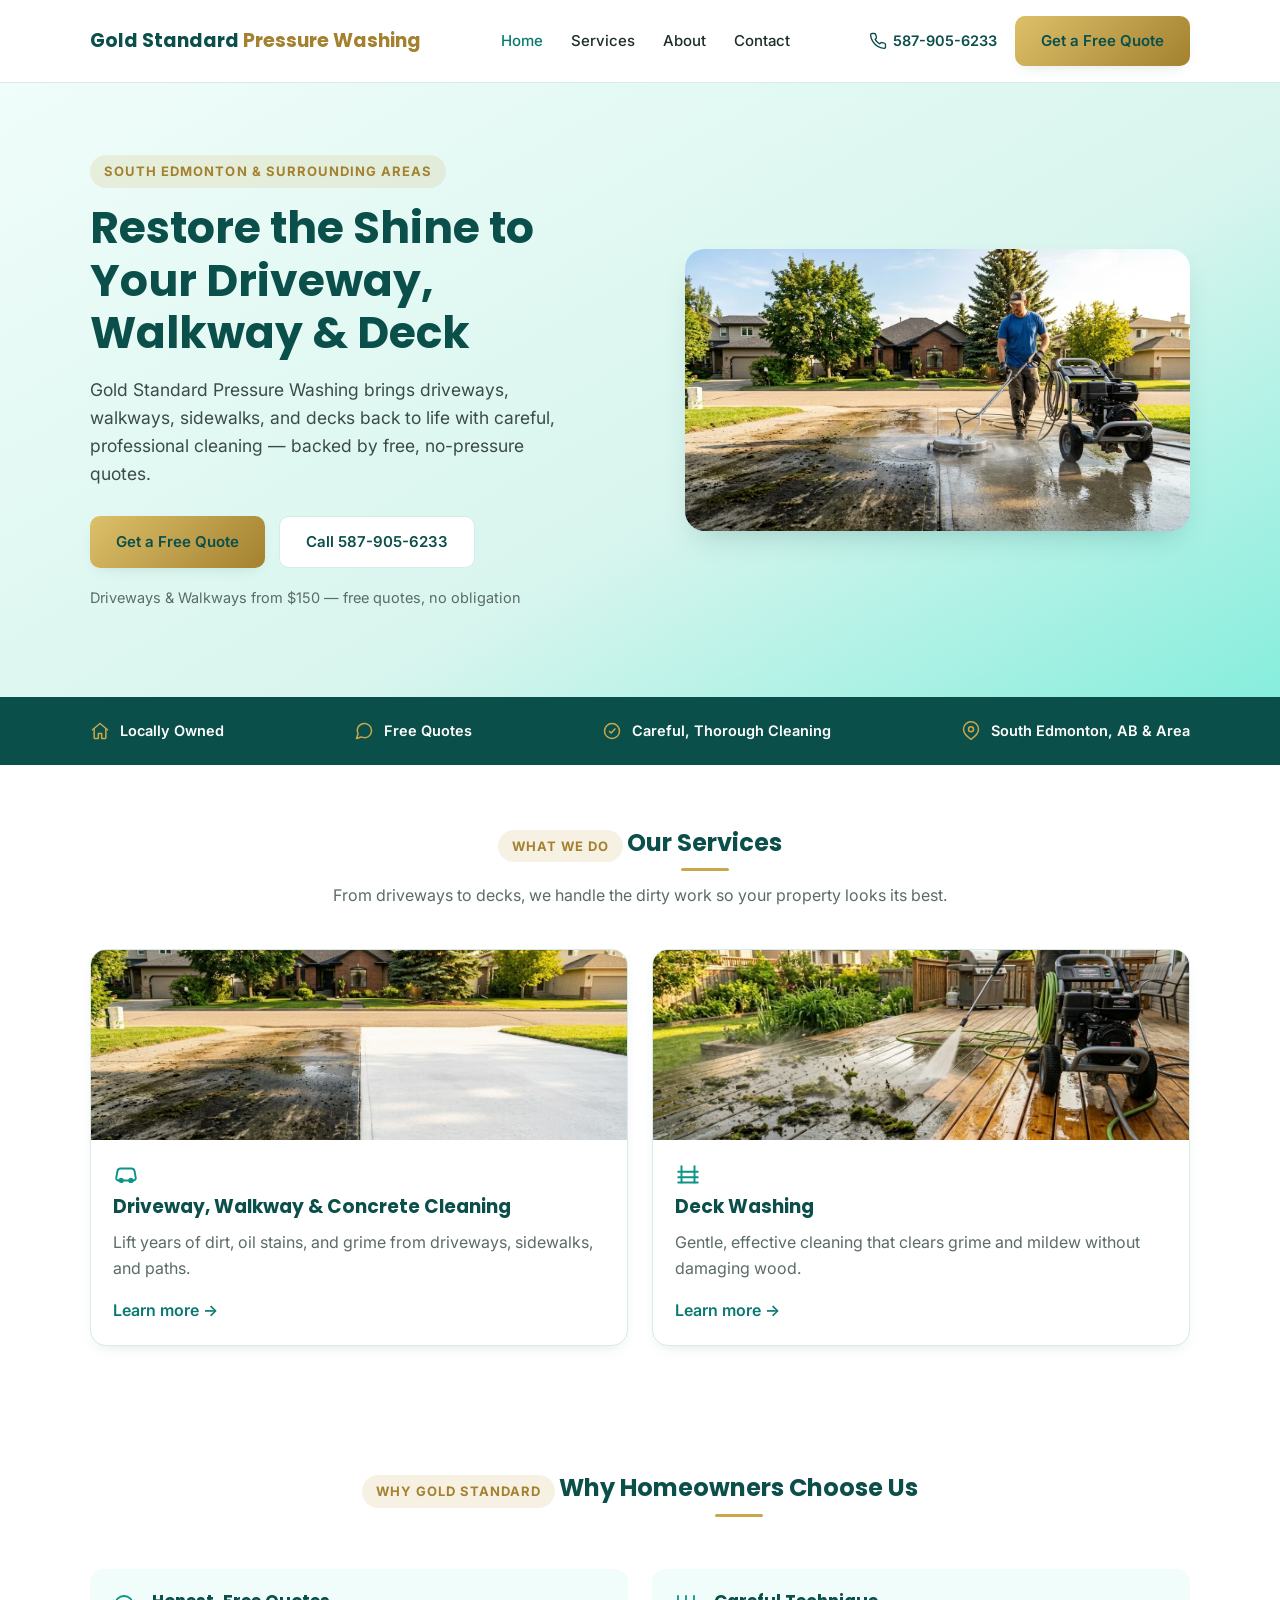
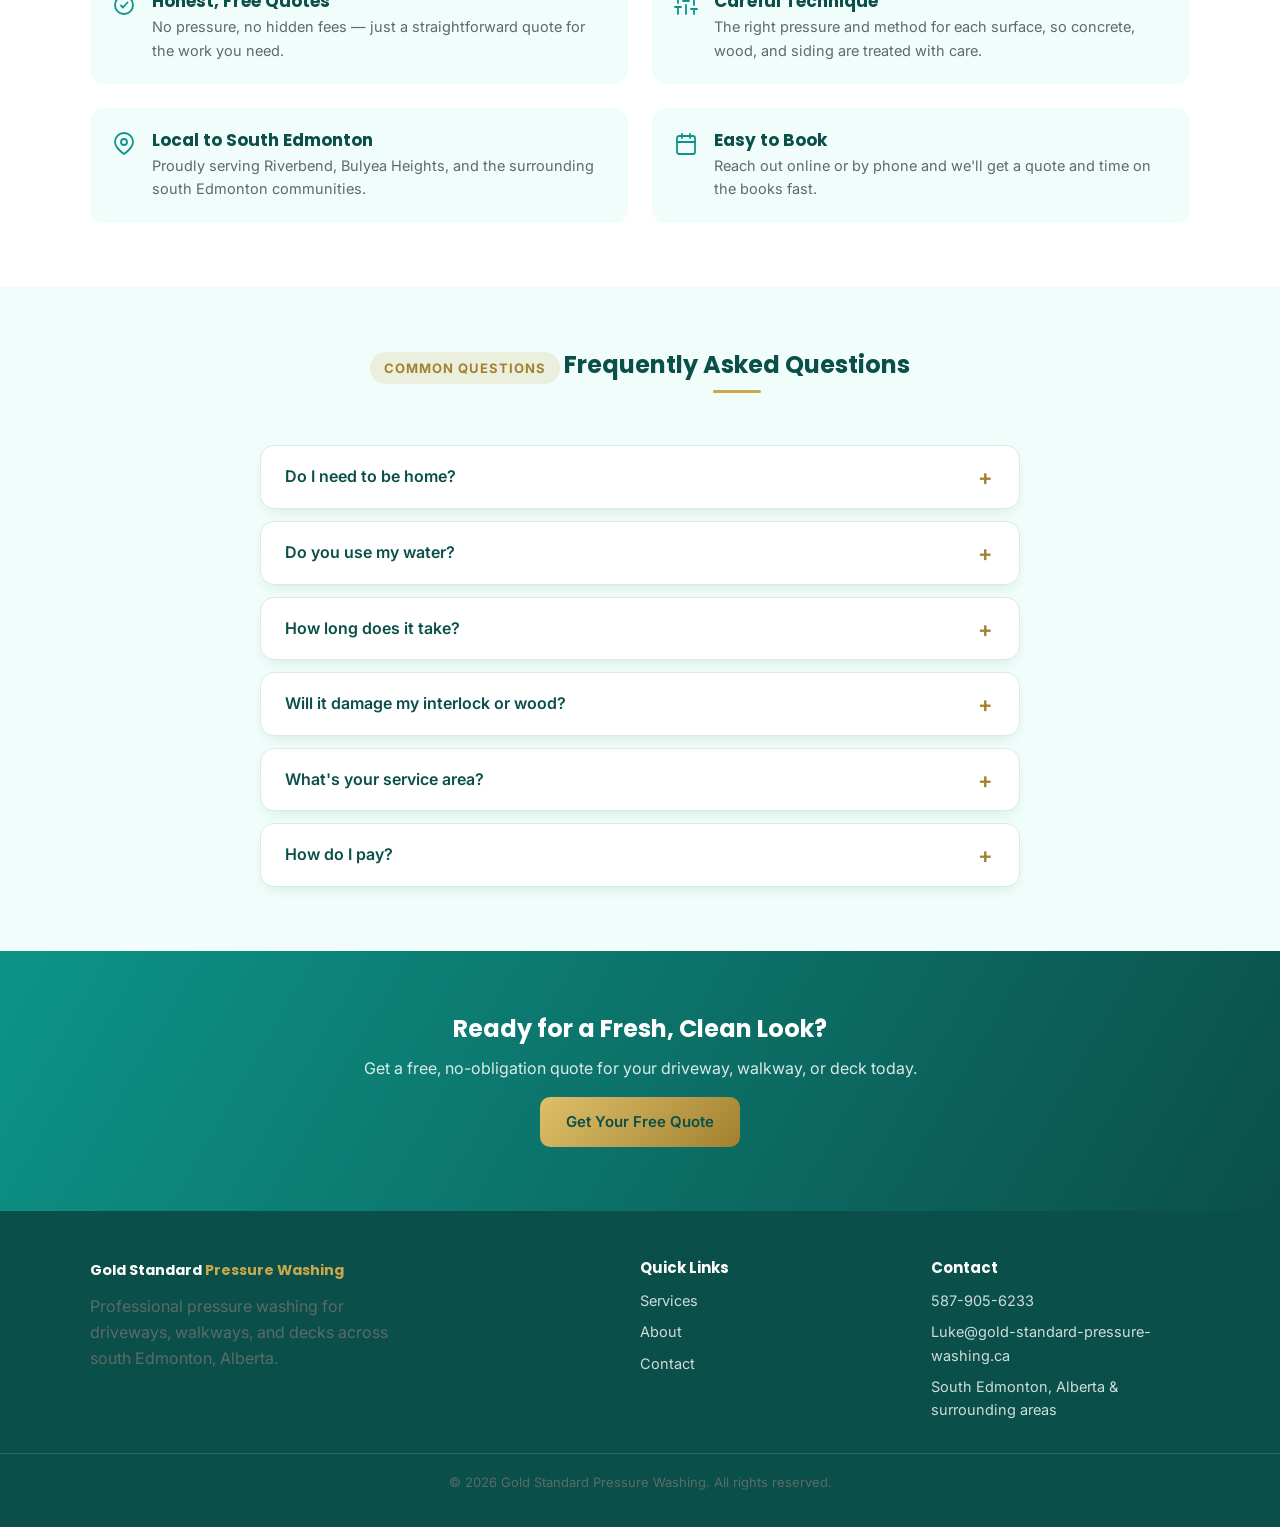
<file: index.html>
<!doctype html>
<html lang="en">
<head>
  <meta charset="UTF-8" />
  <meta name="viewport" content="width=device-width, initial-scale=1.0" />
  <title>Gold Standard Pressure Washing | Edmonton, Alberta</title>
  <meta name="description" content="Gold Standard Pressure Washing provides professional driveway, concrete, and deck cleaning across south Edmonton, Alberta. Free quotes, locally owned." />
  <link rel="preconnect" href="https://fonts.googleapis.com" />
  <link rel="preconnect" href="https://fonts.gstatic.com" crossorigin />
  <link href="https://fonts.googleapis.com/css2?family=Poppins:wght@600;700&family=Inter:wght@400;500;600;700&display=swap" rel="stylesheet" />
  <link rel="stylesheet" href="css/styles.css" />
  <link rel="icon" type="image/x-icon" href="favicon.ico">
  <link rel="icon" type="image/png" sizes="32x32" href="favicon-32x32.png">
  <link rel="icon" type="image/png" sizes="16x16" href="favicon-16x16.png">
  <link rel="apple-touch-icon" sizes="180x180" href="apple-touch-icon.png">
</head>
<body>

  <header class="site-header">
    <div class="container nav-wrap">
      <a href="index.html" class="logo">Gold Standard <span>Pressure Washing</span></a>
      <nav class="main-nav" id="main-nav">
        <a href="index.html">Home</a>
        <a href="services.html">Services</a>
        <a href="about.html">About</a>
        <a href="contact.html">Contact</a>
      </nav>
      <div class="nav-actions">
        <a href="tel:5879056233" class="phone-link">
          <svg width="18" height="18" viewBox="0 0 24 24" fill="none" stroke="currentColor" stroke-width="1.8" stroke-linecap="round" stroke-linejoin="round"><path d="M22 16.92v3a2 2 0 0 1-2.18 2 19.79 19.79 0 0 1-8.63-3.07 19.5 19.5 0 0 1-6-6 19.79 19.79 0 0 1-3.07-8.67A2 2 0 0 1 4.11 2h3a2 2 0 0 1 2 1.72c.127.96.361 1.903.7 2.81a2 2 0 0 1-.45 2.11L8.09 9.91a16 16 0 0 0 6 6l1.27-1.27a2 2 0 0 1 2.11-.45c.907.339 1.85.573 2.81.7A2 2 0 0 1 22 16.92z"/></svg>
          587-905-6233
        </a>
        <a href="contact.html" class="btn btn-primary">Get a Free Quote</a>
      </div>
      <button class="nav-toggle" id="nav-toggle" aria-label="Toggle menu">☰</button>
    </div>
  </header>

  <section class="hero">
    <div class="container hero-grid">
      <div>
        <span class="eyebrow">South Edmonton & Surrounding Areas</span>
        <h1>Restore the Shine to Your Driveway, Walkway &amp; Deck</h1>
        <p class="lead">Gold Standard Pressure Washing brings driveways, walkways, sidewalks, and decks back to life with careful, professional cleaning &mdash; backed by free, no-pressure quotes.</p>
        <div class="hero-actions">
          <a href="contact.html" class="btn btn-primary">Get a Free Quote</a>
          <a href="tel:5879056233" class="btn btn-outline">Call 587-905-6233</a>
        </div>
        <p class="hero-price-note">Driveways &amp; Walkways from $150 &mdash; free quotes, no obligation</p>
      </div>
      <div class="hero-image">
        <img src="images/driveway-cleaning.webp" alt="Driveway being pressure washed" />
      </div>
    </div>
  </section>

  <div class="trust-bar">
    <div class="container">
      <div class="trust-item">
        <span class="icon icon-gold"><svg width="20" height="20" viewBox="0 0 24 24" fill="none" stroke="currentColor" stroke-width="1.8" stroke-linecap="round" stroke-linejoin="round"><path d="M3 10.5 12 3l9 7.5"/><path d="M5 9.5V20a1 1 0 0 0 1 1h4v-6h4v6h4a1 1 0 0 0 1-1V9.5"/></svg></span>
        Locally Owned
      </div>
      <div class="trust-item">
        <span class="icon icon-gold"><svg width="20" height="20" viewBox="0 0 24 24" fill="none" stroke="currentColor" stroke-width="1.8" stroke-linecap="round" stroke-linejoin="round"><path d="M21 11.5a8.38 8.38 0 0 1-.9 3.8 8.5 8.5 0 0 1-7.6 4.7 8.38 8.38 0 0 1-3.8-.9L3 21l1.9-5.7a8.38 8.38 0 0 1-.9-3.8 8.5 8.5 0 0 1 4.7-7.6 8.38 8.38 0 0 1 3.8-.9h.5a8.48 8.48 0 0 1 8 8v.5z"/></svg></span>
        Free Quotes
      </div>
      <div class="trust-item">
        <span class="icon icon-gold"><svg width="20" height="20" viewBox="0 0 24 24" fill="none" stroke="currentColor" stroke-width="1.8" stroke-linecap="round" stroke-linejoin="round"><circle cx="12" cy="12" r="9"/><path d="M9 12.5 11 14.5 15.5 9.5"/></svg></span>
        Careful, Thorough Cleaning
      </div>
      <div class="trust-item">
        <span class="icon icon-gold"><svg width="20" height="20" viewBox="0 0 24 24" fill="none" stroke="currentColor" stroke-width="1.8" stroke-linecap="round" stroke-linejoin="round"><path d="M21 10c0 6-9 12-9 12s-9-6-9-12a9 9 0 1 1 18 0z"/><circle cx="12" cy="10" r="3"/></svg></span>
        South Edmonton, AB &amp; Area
      </div>
    </div>
  </div>

  <section>
    <div class="container">
      <div class="section-head">
        <span class="eyebrow">What We Do</span>
        <h2 class="heading-accent">Our Services</h2>
        <p>From driveways to decks, we handle the dirty work so your property looks its best.</p>
      </div>
      <div class="card-grid">
        <div class="service-card">
          <img src="images/driveway-before-after.jpg" alt="Clean driveway and concrete" />
          <div class="service-card-body">
            <span class="icon icon-teal"><svg width="26" height="26" viewBox="0 0 24 24" fill="none" stroke="currentColor" stroke-width="1.8" stroke-linecap="round" stroke-linejoin="round"><path d="M5 17h14"/><path d="M5 17a2 2 0 0 1-2-2.3l1.1-6.2A3 3 0 0 1 7 6h10a3 3 0 0 1 2.9 2.5L21 14.7A2 2 0 0 1 19 17"/><circle cx="7.5" cy="17" r="1.5"/><circle cx="16.5" cy="17" r="1.5"/></svg></span>
            <h3>Driveway, Walkway &amp; Concrete Cleaning</h3>
            <p>Lift years of dirt, oil stains, and grime from driveways, sidewalks, and paths.</p>
            <a href="services.html#driveway" class="link">Learn more →</a>
          </div>
        </div>
        <div class="service-card">
          <img src="images/deck-cleaning.webp" alt="Clean wooden deck" />
          <div class="service-card-body">
            <span class="icon icon-teal"><svg width="26" height="26" viewBox="0 0 24 24" fill="none" stroke="currentColor" stroke-width="1.8" stroke-linecap="round" stroke-linejoin="round"><line x1="3" y1="9" x2="21" y2="9"/><line x1="3" y1="14" x2="21" y2="14"/><line x1="3" y1="19" x2="21" y2="19"/><line x1="6" y1="4" x2="6" y2="19"/><line x1="18" y1="4" x2="18" y2="19"/></svg></span>
            <h3>Deck Washing</h3>
            <p>Gentle, effective cleaning that clears grime and mildew without damaging wood.</p>
            <a href="services.html#deck" class="link">Learn more →</a>
          </div>
        </div>
      </div>
    </div>
  </section>

  <section>
    <div class="container">
      <div class="section-head">
        <span class="eyebrow">Why Gold Standard</span>
        <h2 class="heading-accent">Why Homeowners Choose Us</h2>
      </div>
      <div class="why-grid">
        <div class="why-item">
          <span class="icon icon-teal"><svg width="24" height="24" viewBox="0 0 24 24" fill="none" stroke="currentColor" stroke-width="1.8" stroke-linecap="round" stroke-linejoin="round"><circle cx="12" cy="12" r="9"/><path d="M9 12.5 11 14.5 15.5 9.5"/></svg></span>
          <div>
            <h3>Honest, Free Quotes</h3>
            <p>No pressure, no hidden fees &mdash; just a straightforward quote for the work you need.</p>
          </div>
        </div>
        <div class="why-item">
          <span class="icon icon-teal"><svg width="24" height="24" viewBox="0 0 24 24" fill="none" stroke="currentColor" stroke-width="1.8" stroke-linecap="round" stroke-linejoin="round"><line x1="4" y1="21" x2="4" y2="14"/><line x1="4" y1="10" x2="4" y2="3"/><line x1="12" y1="21" x2="12" y2="12"/><line x1="12" y1="8" x2="12" y2="3"/><line x1="20" y1="21" x2="20" y2="16"/><line x1="20" y1="12" x2="20" y2="3"/><line x1="1" y1="14" x2="7" y2="14"/><line x1="9" y1="8" x2="15" y2="8"/><line x1="17" y1="16" x2="23" y2="16"/></svg></span>
          <div>
            <h3>Careful Technique</h3>
            <p>The right pressure and method for each surface, so concrete, wood, and siding are treated with care.</p>
          </div>
        </div>
        <div class="why-item">
          <span class="icon icon-teal"><svg width="24" height="24" viewBox="0 0 24 24" fill="none" stroke="currentColor" stroke-width="1.8" stroke-linecap="round" stroke-linejoin="round"><path d="M21 10c0 6-9 12-9 12s-9-6-9-12a9 9 0 1 1 18 0z"/><circle cx="12" cy="10" r="3"/></svg></span>
          <div>
            <h3>Local to South Edmonton</h3>
            <p>Proudly serving Riverbend, Bulyea Heights, and the surrounding south Edmonton communities.</p>
          </div>
        </div>
        <div class="why-item">
          <span class="icon icon-teal"><svg width="24" height="24" viewBox="0 0 24 24" fill="none" stroke="currentColor" stroke-width="1.8" stroke-linecap="round" stroke-linejoin="round"><rect x="3" y="4" width="18" height="18" rx="2"/><line x1="16" y1="2" x2="16" y2="6"/><line x1="8" y1="2" x2="8" y2="6"/><line x1="3" y1="10" x2="21" y2="10"/></svg></span>
          <div>
            <h3>Easy to Book</h3>
            <p>Reach out online or by phone and we'll get a quote and time on the books fast.</p>
          </div>
        </div>
      </div>
    </div>
  </section>

  <section style="background: var(--mint-bg)">
    <div class="container">
      <div class="section-head">
        <span class="eyebrow">Common Questions</span>
        <h2 class="heading-accent">Frequently Asked Questions</h2>
      </div>
      <div class="faq-list">
        <details class="faq-item">
          <summary>Do I need to be home?</summary>
          <p>No, as long as we have access to your outdoor tap and the area to be cleaned. We'll confirm all details when booking.</p>
        </details>
        <details class="faq-item">
          <summary>Do you use my water?</summary>
          <p>Yes, we connect to your outdoor tap. We'll confirm you have one when booking.</p>
        </details>
        <details class="faq-item">
          <summary>How long does it take?</summary>
          <p>Most driveways and walkways take 60&ndash;90 minutes. Decks vary depending on size.</p>
        </details>
        <details class="faq-item">
          <summary>Will it damage my interlock or wood?</summary>
          <p>We adjust pressure and technique for every surface. Lower pressure for wood and composite, higher for concrete. We won't clean anything we aren't confident we can do safely.</p>
        </details>
        <details class="faq-item">
          <summary>What's your service area?</summary>
          <p>We serve Riverbend, Bulyea Heights, Ramsay Heights, Keheewin, Larkspur, Twin Brooks, and surrounding south Edmonton neighborhoods.</p>
        </details>
        <details class="faq-item">
          <summary>How do I pay?</summary>
          <p>Cash or e-transfer on completion. A small deposit is required to hold your booking.</p>
        </details>
      </div>
    </div>
  </section>

  <section class="cta-banner">
    <div class="container">
      <h2>Ready for a Fresh, Clean Look?</h2>
      <p>Get a free, no-obligation quote for your driveway, walkway, or deck today.</p>
      <a href="contact.html" class="btn btn-light">Get Your Free Quote</a>
    </div>
  </section>

  <footer class="site-footer">
    <div class="container footer-grid">
      <div>
        <a href="index.html" class="logo">Gold Standard <span>Pressure Washing</span></a>
        <p style="margin-top: 12px; max-width: 320px;">Professional pressure washing for driveways, walkways, and decks across south Edmonton, Alberta.</p>
      </div>
      <div>
        <h4>Quick Links</h4>
        <a href="services.html">Services</a>
        <a href="about.html">About</a>
        <a href="contact.html">Contact</a>
      </div>
      <div>
        <h4>Contact</h4>
        <a href="tel:5879056233">587-905-6233</a>
        <a href="mailto:Luke@gold-standard-pressure-washing.ca">Luke@gold-standard-pressure-washing.ca</a>
        <p style="margin: 0; color: rgba(255,255,255,0.8); font-size: 14.5px;">South Edmonton, Alberta &amp; surrounding areas</p>
      </div>
    </div>
    <div class="footer-bottom">
      <p>&copy; <span id="year"></span> Gold Standard Pressure Washing. All rights reserved.</p>
    </div>
  </footer>

  <script src="js/main.js"></script>
</body>
</html>
</file>
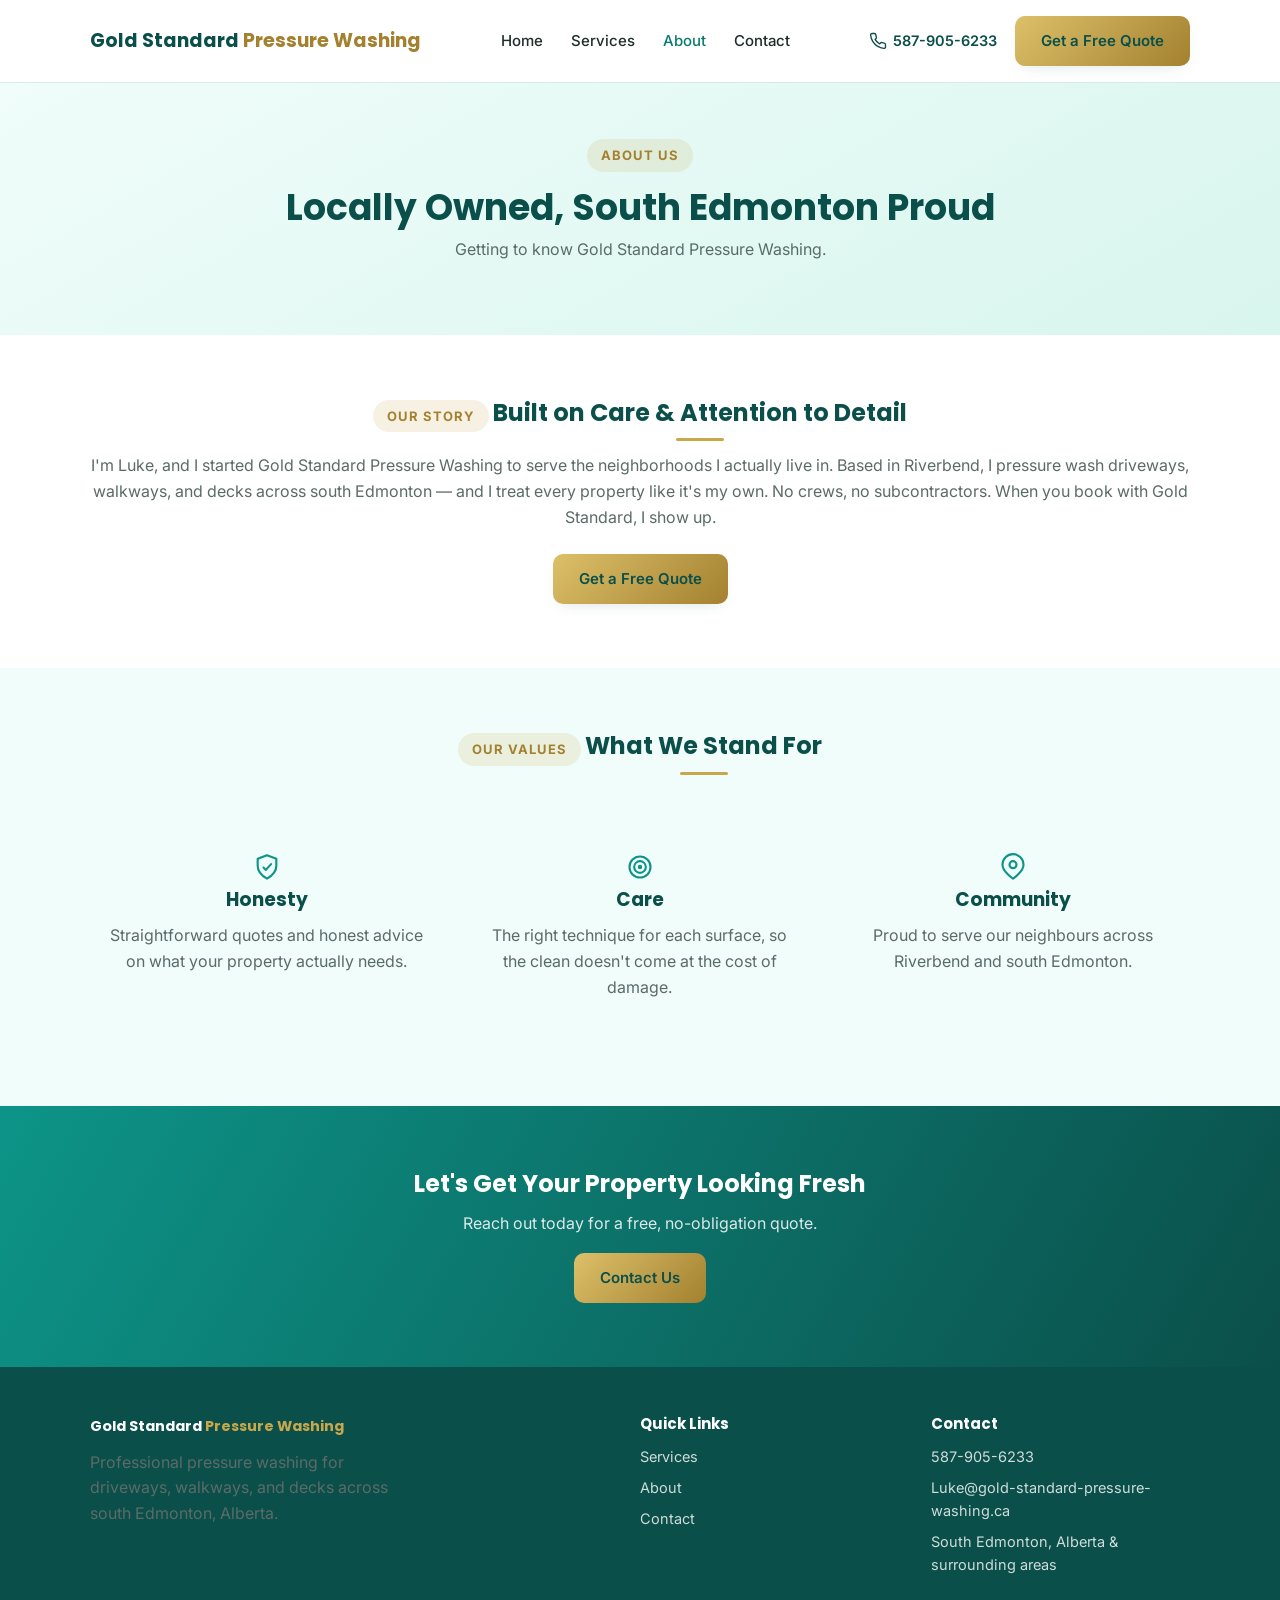
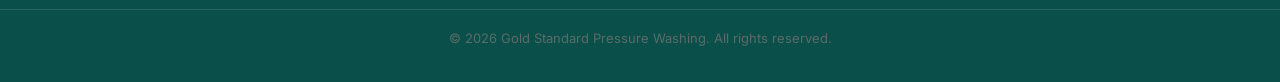
<file: about.html>
<!doctype html>
<html lang="en">
<head>
  <meta charset="UTF-8" />
  <meta name="viewport" content="width=device-width, initial-scale=1.0" />
  <title>About | Gold Standard Pressure Washing</title>
  <meta name="description" content="Gold Standard Pressure Washing is a locally owned pressure washing business serving Riverbend and south Edmonton, Alberta." />
  <link rel="preconnect" href="https://fonts.googleapis.com" />
  <link rel="preconnect" href="https://fonts.gstatic.com" crossorigin />
  <link href="https://fonts.googleapis.com/css2?family=Poppins:wght@600;700&family=Inter:wght@400;500;600;700&display=swap" rel="stylesheet" />
  <link rel="stylesheet" href="css/styles.css" />
  <link rel="icon" type="image/x-icon" href="favicon.ico">
  <link rel="icon" type="image/png" sizes="32x32" href="favicon-32x32.png">
  <link rel="icon" type="image/png" sizes="16x16" href="favicon-16x16.png">
  <link rel="apple-touch-icon" sizes="180x180" href="apple-touch-icon.png">
</head>
<body>

  <header class="site-header">
    <div class="container nav-wrap">
      <a href="index.html" class="logo">Gold Standard <span>Pressure Washing</span></a>
      <nav class="main-nav" id="main-nav">
        <a href="index.html">Home</a>
        <a href="services.html">Services</a>
        <a href="about.html">About</a>
        <a href="contact.html">Contact</a>
      </nav>
      <div class="nav-actions">
        <a href="tel:5879056233" class="phone-link">
          <svg width="18" height="18" viewBox="0 0 24 24" fill="none" stroke="currentColor" stroke-width="1.8" stroke-linecap="round" stroke-linejoin="round"><path d="M22 16.92v3a2 2 0 0 1-2.18 2 19.79 19.79 0 0 1-8.63-3.07 19.5 19.5 0 0 1-6-6 19.79 19.79 0 0 1-3.07-8.67A2 2 0 0 1 4.11 2h3a2 2 0 0 1 2 1.72c.127.96.361 1.903.7 2.81a2 2 0 0 1-.45 2.11L8.09 9.91a16 16 0 0 0 6 6l1.27-1.27a2 2 0 0 1 2.11-.45c.907.339 1.85.573 2.81.7A2 2 0 0 1 22 16.92z"/></svg>
          587-905-6233
        </a>
        <a href="contact.html" class="btn btn-primary">Get a Free Quote</a>
      </div>
      <button class="nav-toggle" id="nav-toggle" aria-label="Toggle menu">☰</button>
    </div>
  </header>

  <section class="page-hero">
    <div class="container">
      <span class="eyebrow">About Us</span>
      <h1>Locally Owned, South Edmonton Proud</h1>
      <p>Getting to know Gold Standard Pressure Washing.</p>
    </div>
  </section>

  <section>
    <div class="container story-content">
      <span class="eyebrow">Our Story</span>
      <h2 class="heading-accent">Built on Care &amp; Attention to Detail</h2>
      <p>I'm Luke, and I started Gold Standard Pressure Washing to serve the neighborhoods I actually live in. Based in Riverbend, I pressure wash driveways, walkways, and decks across south Edmonton &mdash; and I treat every property like it's my own. No crews, no subcontractors. When you book with Gold Standard, I show up.</p>
      <a href="contact.html" class="btn btn-primary" style="margin-top: 8px;">Get a Free Quote</a>
    </div>
  </section>

  <section style="background: var(--mint-bg)">
    <div class="container">
      <div class="section-head">
        <span class="eyebrow">Our Values</span>
        <h2 class="heading-accent">What We Stand For</h2>
      </div>
      <div class="values-grid">
        <div class="value-card">
          <span class="icon icon-teal"><svg width="28" height="28" viewBox="0 0 24 24" fill="none" stroke="currentColor" stroke-width="1.8" stroke-linecap="round" stroke-linejoin="round"><path d="M12 2 4 5v6c0 5 3.5 8.5 8 11 4.5-2.5 8-6 8-11V5l-8-3z"/><path d="M9 12.5 11 14.5 15.5 9.5"/></svg></span>
          <h3>Honesty</h3>
          <p>Straightforward quotes and honest advice on what your property actually needs.</p>
        </div>
        <div class="value-card">
          <span class="icon icon-teal"><svg width="28" height="28" viewBox="0 0 24 24" fill="none" stroke="currentColor" stroke-width="1.8" stroke-linecap="round" stroke-linejoin="round"><circle cx="12" cy="12" r="9"/><circle cx="12" cy="12" r="5"/><circle cx="12" cy="12" r="1"/></svg></span>
          <h3>Care</h3>
          <p>The right technique for each surface, so the clean doesn't come at the cost of damage.</p>
        </div>
        <div class="value-card">
          <span class="icon icon-teal"><svg width="28" height="28" viewBox="0 0 24 24" fill="none" stroke="currentColor" stroke-width="1.8" stroke-linecap="round" stroke-linejoin="round"><path d="M21 10c0 6-9 12-9 12s-9-6-9-12a9 9 0 1 1 18 0z"/><circle cx="12" cy="10" r="3"/></svg></span>
          <h3>Community</h3>
          <p>Proud to serve our neighbours across Riverbend and south Edmonton.</p>
        </div>
      </div>
    </div>
  </section>

  <section class="cta-banner">
    <div class="container">
      <h2>Let's Get Your Property Looking Fresh</h2>
      <p>Reach out today for a free, no-obligation quote.</p>
      <a href="contact.html" class="btn btn-light">Contact Us</a>
    </div>
  </section>

  <footer class="site-footer">
    <div class="container footer-grid">
      <div>
        <a href="index.html" class="logo">Gold Standard <span>Pressure Washing</span></a>
        <p style="margin-top: 12px; max-width: 320px;">Professional pressure washing for driveways, walkways, and decks across south Edmonton, Alberta.</p>
      </div>
      <div>
        <h4>Quick Links</h4>
        <a href="services.html">Services</a>
        <a href="about.html">About</a>
        <a href="contact.html">Contact</a>
      </div>
      <div>
        <h4>Contact</h4>
        <a href="tel:5879056233">587-905-6233</a>
        <a href="mailto:Luke@gold-standard-pressure-washing.ca">Luke@gold-standard-pressure-washing.ca</a>
        <p style="margin: 0; color: rgba(255,255,255,0.8); font-size: 14.5px;">South Edmonton, Alberta &amp; surrounding areas</p>
      </div>
    </div>
    <div class="footer-bottom">
      <p>&copy; <span id="year"></span> Gold Standard Pressure Washing. All rights reserved.</p>
    </div>
  </footer>

  <script src="js/main.js"></script>
</body>
</html>
</file>
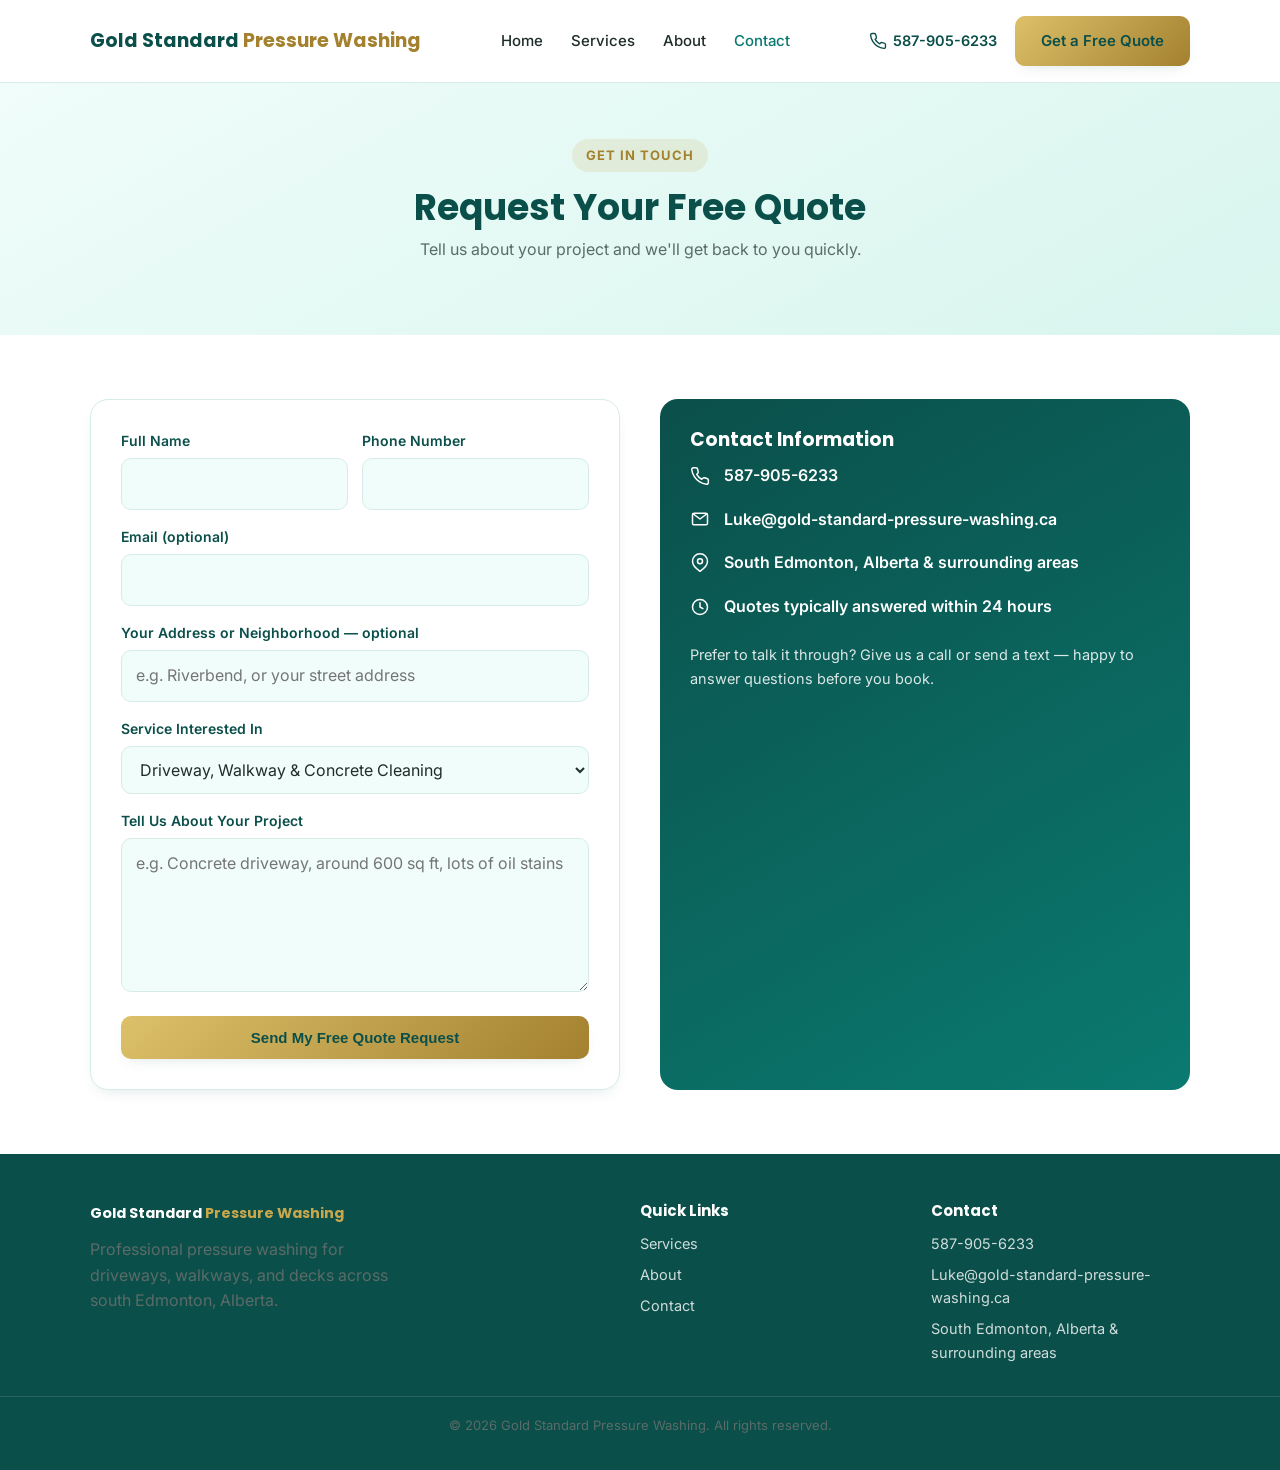
<file: contact.html>
<!doctype html>
<html lang="en">
<head>
  <meta charset="UTF-8" />
  <meta name="viewport" content="width=device-width, initial-scale=1.0" />
  <title>Contact | Gold Standard Pressure Washing</title>
  <meta name="description" content="Request a free pressure washing quote in south Edmonton, Alberta. Call, email, or send a message." />
  <link rel="preconnect" href="https://fonts.googleapis.com" />
  <link rel="preconnect" href="https://fonts.gstatic.com" crossorigin />
  <link href="https://fonts.googleapis.com/css2?family=Poppins:wght@600;700&family=Inter:wght@400;500;600;700&display=swap" rel="stylesheet" />
  <link rel="stylesheet" href="css/styles.css" />
  <link rel="icon" type="image/x-icon" href="favicon.ico">
  <link rel="icon" type="image/png" sizes="32x32" href="favicon-32x32.png">
  <link rel="icon" type="image/png" sizes="16x16" href="favicon-16x16.png">
  <link rel="apple-touch-icon" sizes="180x180" href="apple-touch-icon.png">
</head>
<body>

  <header class="site-header">
    <div class="container nav-wrap">
      <a href="index.html" class="logo">Gold Standard <span>Pressure Washing</span></a>
      <nav class="main-nav" id="main-nav">
        <a href="index.html">Home</a>
        <a href="services.html">Services</a>
        <a href="about.html">About</a>
        <a href="contact.html">Contact</a>
      </nav>
      <div class="nav-actions">
        <a href="tel:5879056233" class="phone-link">
          <svg width="18" height="18" viewBox="0 0 24 24" fill="none" stroke="currentColor" stroke-width="1.8" stroke-linecap="round" stroke-linejoin="round"><path d="M22 16.92v3a2 2 0 0 1-2.18 2 19.79 19.79 0 0 1-8.63-3.07 19.5 19.5 0 0 1-6-6 19.79 19.79 0 0 1-3.07-8.67A2 2 0 0 1 4.11 2h3a2 2 0 0 1 2 1.72c.127.96.361 1.903.7 2.81a2 2 0 0 1-.45 2.11L8.09 9.91a16 16 0 0 0 6 6l1.27-1.27a2 2 0 0 1 2.11-.45c.907.339 1.85.573 2.81.7A2 2 0 0 1 22 16.92z"/></svg>
          587-905-6233
        </a>
        <a href="contact.html" class="btn btn-primary">Get a Free Quote</a>
      </div>
      <button class="nav-toggle" id="nav-toggle" aria-label="Toggle menu">☰</button>
    </div>
  </header>

  <section class="page-hero">
    <div class="container">
      <span class="eyebrow">Get In Touch</span>
      <h1>Request Your Free Quote</h1>
      <p>Tell us about your project and we'll get back to you quickly.</p>
    </div>
  </section>

  <section>
    <div class="container contact-grid">
      <form class="contact-form" action="https://formsubmit.co/Luke@gold-standard-pressure-washing.ca" method="POST">
        <input type="hidden" name="_subject" value="New quote request from Gold Standard Pressure Washing website" />
        <input type="hidden" name="_template" value="table" />
        <input type="hidden" name="_next" value="thank-you.html" />
        <input type="text" name="_honey" style="display:none" tabindex="-1" autocomplete="off" />

        <div class="form-row">
          <div class="form-group">
            <label for="name">Full Name</label>
            <input type="text" id="name" name="Name" required />
          </div>
          <div class="form-group">
            <label for="phone">Phone Number</label>
            <input type="tel" id="phone" name="Phone" required />
          </div>
        </div>

        <div class="form-group">
          <label for="email">Email (optional)</label>
          <input type="email" id="email" name="Email" />
        </div>

        <div class="form-group">
          <label for="address">Your Address or Neighborhood &mdash; optional</label>
          <input type="text" id="address" name="Address" placeholder="e.g. Riverbend, or your street address" />
        </div>

        <div class="form-group">
          <label for="service">Service Interested In</label>
          <select id="service" name="Service Interested In">
            <option>Driveway, Walkway &amp; Concrete Cleaning</option>
            <option>Deck Washing</option>
            <option>Full Package</option>
            <option>Not Sure / Other</option>
          </select>
        </div>

        <div class="form-group">
          <label for="message">Tell Us About Your Project</label>
          <textarea id="message" name="Message" rows="5" placeholder="e.g. Concrete driveway, around 600 sq ft, lots of oil stains" required></textarea>
        </div>

        <button type="submit" class="btn btn-primary btn-block">Send My Free Quote Request</button>
      </form>

      <div class="contact-info-card">
        <h3>Contact Information</h3>
        <div class="contact-info-row">
          <span class="icon icon-gold"><svg width="20" height="20" viewBox="0 0 24 24" fill="none" stroke="currentColor" stroke-width="1.8" stroke-linecap="round" stroke-linejoin="round"><path d="M22 16.92v3a2 2 0 0 1-2.18 2 19.79 19.79 0 0 1-8.63-3.07 19.5 19.5 0 0 1-6-6 19.79 19.79 0 0 1-3.07-8.67A2 2 0 0 1 4.11 2h3a2 2 0 0 1 2 1.72c.127.96.361 1.903.7 2.81a2 2 0 0 1-.45 2.11L8.09 9.91a16 16 0 0 0 6 6l1.27-1.27a2 2 0 0 1 2.11-.45c.907.339 1.85.573 2.81.7A2 2 0 0 1 22 16.92z"/></svg></span>
          <a href="tel:5879056233">587-905-6233</a>
        </div>
        <div class="contact-info-row">
          <span class="icon icon-gold"><svg width="20" height="20" viewBox="0 0 24 24" fill="none" stroke="currentColor" stroke-width="1.8" stroke-linecap="round" stroke-linejoin="round"><rect x="3" y="5" width="18" height="14" rx="2"/><path d="m4 6 8 6 8-6"/></svg></span>
          <a href="mailto:Luke@gold-standard-pressure-washing.ca">Luke@gold-standard-pressure-washing.ca</a>
        </div>
        <div class="contact-info-row">
          <span class="icon icon-gold"><svg width="20" height="20" viewBox="0 0 24 24" fill="none" stroke="currentColor" stroke-width="1.8" stroke-linecap="round" stroke-linejoin="round"><path d="M21 10c0 6-9 12-9 12s-9-6-9-12a9 9 0 1 1 18 0z"/><circle cx="12" cy="10" r="3"/></svg></span>
          <span>South Edmonton, Alberta &amp; surrounding areas</span>
        </div>
        <div class="contact-info-row">
          <span class="icon icon-gold"><svg width="20" height="20" viewBox="0 0 24 24" fill="none" stroke="currentColor" stroke-width="1.8" stroke-linecap="round" stroke-linejoin="round"><circle cx="12" cy="12" r="9"/><path d="M12 7v5l3.5 2"/></svg></span>
          <span>Quotes typically answered within 24 hours</span>
        </div>
        <p style="color: rgba(255,255,255,0.85); margin-top: 24px; margin-bottom: 0; font-size: 14.5px;">
          Prefer to talk it through? Give us a call or send a text &mdash; happy to answer questions before you book.
        </p>
      </div>
    </div>
  </section>

  <footer class="site-footer">
    <div class="container footer-grid">
      <div>
        <a href="index.html" class="logo">Gold Standard <span>Pressure Washing</span></a>
        <p style="margin-top: 12px; max-width: 320px;">Professional pressure washing for driveways, walkways, and decks across south Edmonton, Alberta.</p>
      </div>
      <div>
        <h4>Quick Links</h4>
        <a href="services.html">Services</a>
        <a href="about.html">About</a>
        <a href="contact.html">Contact</a>
      </div>
      <div>
        <h4>Contact</h4>
        <a href="tel:5879056233">587-905-6233</a>
        <a href="mailto:Luke@gold-standard-pressure-washing.ca">Luke@gold-standard-pressure-washing.ca</a>
        <p style="margin: 0; color: rgba(255,255,255,0.8); font-size: 14.5px;">South Edmonton, Alberta &amp; surrounding areas</p>
      </div>
    </div>
    <div class="footer-bottom">
      <p>&copy; <span id="year"></span> Gold Standard Pressure Washing. All rights reserved.</p>
    </div>
  </footer>

  <script src="js/main.js"></script>
</body>
</html>
</file>
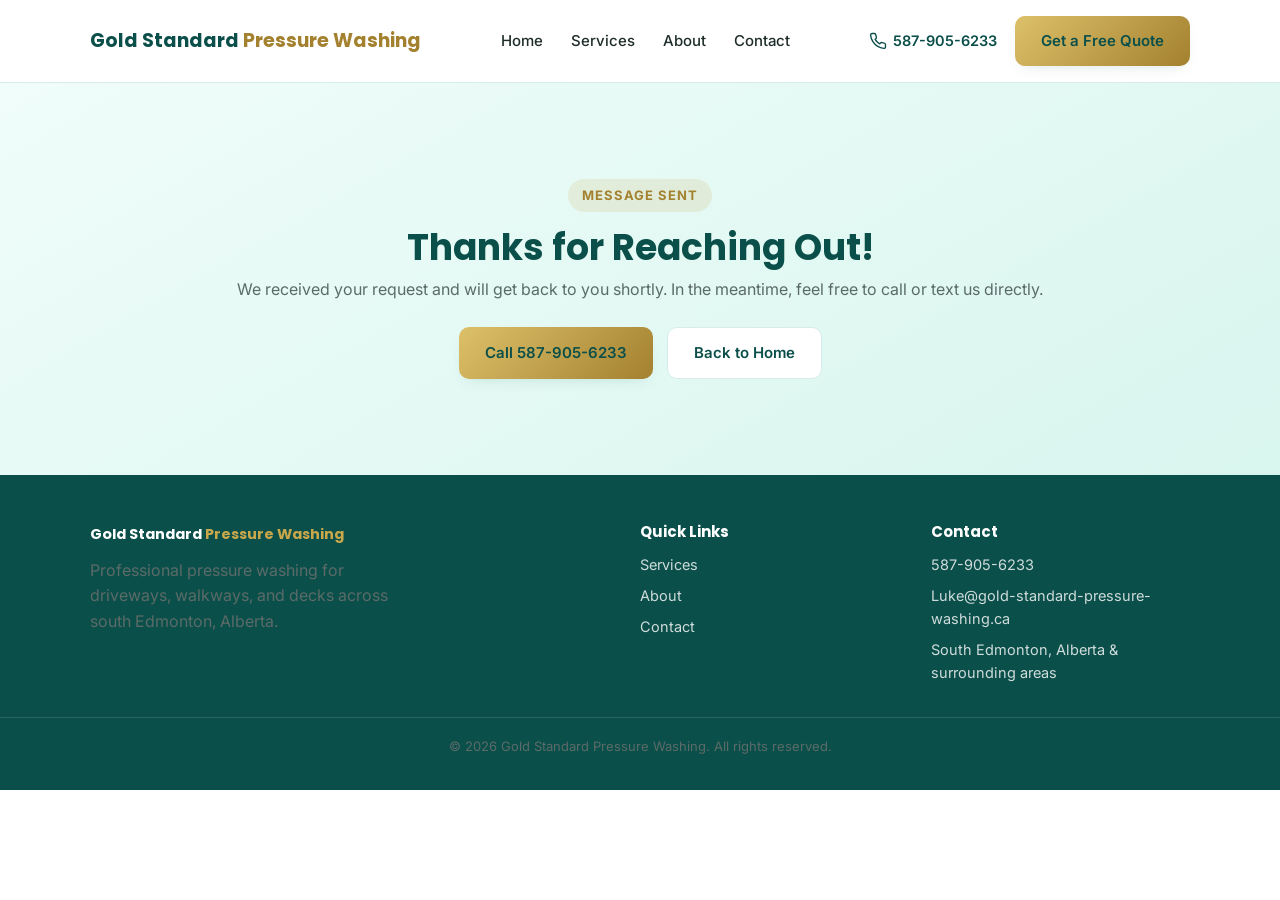
<file: thank-you.html>
<!doctype html>
<html lang="en">
<head>
  <meta charset="UTF-8" />
  <meta name="viewport" content="width=device-width, initial-scale=1.0" />
  <title>Thank You | Gold Standard Pressure Washing</title>
  <link rel="preconnect" href="https://fonts.googleapis.com" />
  <link rel="preconnect" href="https://fonts.gstatic.com" crossorigin />
  <link href="https://fonts.googleapis.com/css2?family=Poppins:wght@600;700&family=Inter:wght@400;500;600;700&display=swap" rel="stylesheet" />
  <link rel="stylesheet" href="css/styles.css" />
  <link rel="icon" type="image/x-icon" href="favicon.ico">
  <link rel="icon" type="image/png" sizes="32x32" href="favicon-32x32.png">
  <link rel="icon" type="image/png" sizes="16x16" href="favicon-16x16.png">
  <link rel="apple-touch-icon" sizes="180x180" href="apple-touch-icon.png">
</head>
<body>

  <header class="site-header">
    <div class="container nav-wrap">
      <a href="index.html" class="logo">Gold Standard <span>Pressure Washing</span></a>
      <nav class="main-nav" id="main-nav">
        <a href="index.html">Home</a>
        <a href="services.html">Services</a>
        <a href="about.html">About</a>
        <a href="contact.html">Contact</a>
      </nav>
      <div class="nav-actions">
        <a href="tel:5879056233" class="phone-link">
          <svg width="18" height="18" viewBox="0 0 24 24" fill="none" stroke="currentColor" stroke-width="1.8" stroke-linecap="round" stroke-linejoin="round"><path d="M22 16.92v3a2 2 0 0 1-2.18 2 19.79 19.79 0 0 1-8.63-3.07 19.5 19.5 0 0 1-6-6 19.79 19.79 0 0 1-3.07-8.67A2 2 0 0 1 4.11 2h3a2 2 0 0 1 2 1.72c.127.96.361 1.903.7 2.81a2 2 0 0 1-.45 2.11L8.09 9.91a16 16 0 0 0 6 6l1.27-1.27a2 2 0 0 1 2.11-.45c.907.339 1.85.573 2.81.7A2 2 0 0 1 22 16.92z"/></svg>
          587-905-6233
        </a>
        <a href="contact.html" class="btn btn-primary">Get a Free Quote</a>
      </div>
      <button class="nav-toggle" id="nav-toggle" aria-label="Toggle menu">☰</button>
    </div>
  </header>

  <section class="page-hero" style="padding: 96px 0;">
    <div class="container">
      <span class="eyebrow">Message Sent</span>
      <h1>Thanks for Reaching Out!</h1>
      <p>We received your request and will get back to you shortly. In the meantime, feel free to call or text us directly.</p>
      <div class="hero-actions" style="justify-content: center; margin-top: 24px;">
        <a href="tel:5879056233" class="btn btn-primary">Call 587-905-6233</a>
        <a href="index.html" class="btn btn-outline">Back to Home</a>
      </div>
    </div>
  </section>

  <footer class="site-footer">
    <div class="container footer-grid">
      <div>
        <a href="index.html" class="logo">Gold Standard <span>Pressure Washing</span></a>
        <p style="margin-top: 12px; max-width: 320px;">Professional pressure washing for driveways, walkways, and decks across south Edmonton, Alberta.</p>
      </div>
      <div>
        <h4>Quick Links</h4>
        <a href="services.html">Services</a>
        <a href="about.html">About</a>
        <a href="contact.html">Contact</a>
      </div>
      <div>
        <h4>Contact</h4>
        <a href="tel:5879056233">587-905-6233</a>
        <a href="mailto:Luke@gold-standard-pressure-washing.ca">Luke@gold-standard-pressure-washing.ca</a>
        <p style="margin: 0; color: rgba(255,255,255,0.8); font-size: 14.5px;">South Edmonton, Alberta &amp; surrounding areas</p>
      </div>
    </div>
    <div class="footer-bottom">
      <p>&copy; <span id="year"></span> Gold Standard Pressure Washing. All rights reserved.</p>
    </div>
  </footer>

  <script src="js/main.js"></script>
</body>
</html>
</file>
<file: css/styles.css>
:root {
  --deep: #0b4f4a;
  --teal: #0d9488;
  --teal-dark: #0a7a70;
  --seafoam: #5eead4;
  --mint-bg: #f0fdfa;
  --gold: #c9a84c;
  --gold-light: #ddc06a;
  --gold-dark: #a3812f;
  --gold-soft: rgba(201, 168, 76, 0.16);
  --white: #ffffff;
  --text: #1f2d2b;
  --text-muted: #5b6b68;
  --border: #d7ece8;
  --shadow: 0 14px 30px -12px rgba(11, 79, 74, 0.25);
  --shadow-soft: 0 6px 16px -8px rgba(11, 79, 74, 0.18);

  --font-heading: "Poppins", system-ui, sans-serif;
  --font-body: "Inter", system-ui, "Segoe UI", Roboto, sans-serif;
}

* {
  box-sizing: border-box;
}

html {
  scroll-behavior: smooth;
}

body {
  margin: 0;
  font-family: var(--font-body);
  color: var(--text);
  background: var(--white);
  line-height: 1.6;
}

img {
  max-width: 100%;
  display: block;
}

a {
  color: inherit;
  text-decoration: none;
}

h1, h2, h3, h4 {
  font-family: var(--font-heading);
  color: var(--deep);
  line-height: 1.2;
  margin: 0 0 12px;
}

p {
  margin: 0 0 16px;
  color: var(--text-muted);
}

.container {
  width: 100%;
  max-width: 1140px;
  margin: 0 auto;
  padding: 0 20px;
}

section {
  padding: 64px 0;
}

.section-head {
  text-align: center;
  max-width: 640px;
  margin: 0 auto 40px;
}

.eyebrow {
  display: inline-block;
  font-weight: 700;
  font-size: 13px;
  letter-spacing: 0.08em;
  text-transform: uppercase;
  color: var(--gold-dark);
  background: var(--gold-soft);
  padding: 6px 14px;
  border-radius: 999px;
  margin-bottom: 14px;
}

/* Heading accent */
.heading-accent {
  position: relative;
  display: inline-block;
  padding-bottom: 14px;
}

.heading-accent::after {
  content: "";
  position: absolute;
  left: 0;
  bottom: 0;
  width: 48px;
  height: 3px;
  border-radius: 2px;
  background: var(--gold);
}

.section-head .heading-accent::after {
  left: 50%;
  transform: translateX(-50%);
}

/* Icons */
.icon {
  display: block;
  margin-bottom: 8px;
}

.icon svg {
  display: block;
}

.icon-gold {
  color: var(--gold);
}

.icon-teal {
  color: var(--teal);
}

/* Buttons */
.btn {
  display: inline-flex;
  align-items: center;
  justify-content: center;
  gap: 8px;
  padding: 13px 26px;
  border-radius: 10px;
  font-weight: 600;
  font-size: 15px;
  border: none;
  cursor: pointer;
  transition: transform 0.15s ease, box-shadow 0.15s ease, background 0.15s ease;
  white-space: nowrap;
}

.btn-primary {
  background: linear-gradient(135deg, var(--gold-light), var(--gold-dark));
  color: var(--deep);
  box-shadow: var(--shadow-soft);
}

.btn-primary:hover {
  transform: translateY(-2px);
  box-shadow: var(--shadow);
}

.btn-outline {
  background: var(--white);
  color: var(--deep);
  border: 1.5px solid var(--border);
}

.btn-outline:hover {
  border-color: var(--teal);
  color: var(--teal-dark);
}

.btn-light {
  background: linear-gradient(135deg, var(--gold-light), var(--gold-dark));
  color: var(--deep);
}

.btn-light:hover {
  transform: translateY(-2px);
  box-shadow: var(--shadow-soft);
}

.btn-block {
  width: 100%;
}

/* Header */
.site-header {
  position: sticky;
  top: 0;
  z-index: 50;
  background: rgba(255, 255, 255, 0.92);
  backdrop-filter: blur(8px);
  border-bottom: 1px solid var(--border);
}

.nav-wrap {
  display: flex;
  align-items: center;
  justify-content: space-between;
  gap: 16px;
  padding: 16px 20px;
}

.logo {
  font-family: var(--font-heading);
  font-weight: 700;
  font-size: 19px;
  color: var(--deep);
  flex-shrink: 0;
}

.logo span {
  color: var(--gold-dark);
}

.main-nav {
  display: flex;
  gap: 28px;
  margin: 0 auto;
}

.main-nav a {
  font-weight: 500;
  font-size: 15px;
  color: var(--text);
  position: relative;
  padding: 4px 0;
}

.main-nav a:hover,
.main-nav a.active {
  color: var(--teal-dark);
}

.nav-actions {
  display: flex;
  align-items: center;
  gap: 18px;
}

.phone-link {
  display: inline-flex;
  align-items: center;
  gap: 6px;
  font-weight: 600;
  font-size: 14.5px;
  color: var(--deep);
}

.phone-link:hover {
  color: var(--teal-dark);
}

.nav-toggle {
  display: none;
  background: none;
  border: none;
  font-size: 24px;
  padding: 8px;
  cursor: pointer;
  color: var(--deep);
}

@media (max-width: 880px) {
  .main-nav {
    position: absolute;
    top: 100%;
    left: 0;
    right: 0;
    background: var(--white);
    flex-direction: column;
    gap: 0;
    border-bottom: 1px solid var(--border);
    box-shadow: var(--shadow-soft);
    max-height: 0;
    overflow: hidden;
    transition: max-height 0.25s ease;
  }

  .main-nav.open {
    max-height: 320px;
  }

  .main-nav a {
    padding: 14px 24px;
    border-bottom: 1px solid var(--border);
  }

  .nav-actions .phone-link {
    display: none;
  }

  .nav-toggle {
    display: block;
  }

  .nav-wrap {
    padding: 14px 16px;
    gap: 10px;
  }

  .logo {
    flex-shrink: 1;
    min-width: 0;
    font-size: 16px;
    line-height: 1.25;
  }

  .nav-actions {
    gap: 10px;
  }

  .nav-actions .btn {
    padding: 10px 16px;
    font-size: 13.5px;
  }
}

@media (max-width: 400px) {
  .logo {
    font-size: 14.5px;
  }

  .nav-actions .btn {
    padding: 9px 12px;
    font-size: 13px;
  }
}

/* Hero */
.hero {
  background: linear-gradient(150deg, var(--mint-bg) 0%, #d8f5ee 60%, var(--seafoam) 120%);
  padding: 72px 0;
}

.hero-grid {
  display: grid;
  grid-template-columns: 1.1fr 1fr;
  gap: 40px;
  align-items: center;
}

.hero h1 {
  font-size: 44px;
  margin-bottom: 16px;
}

.hero p.lead {
  font-size: 17.5px;
  color: var(--text);
  opacity: 0.85;
  max-width: 480px;
}

.hero-actions {
  display: flex;
  gap: 14px;
  margin-top: 28px;
  flex-wrap: wrap;
}

.hero-price-note {
  margin-top: 18px;
  font-size: 14.5px;
  color: var(--text-muted);
}

.hero-image {
  border-radius: 20px;
  overflow: hidden;
  box-shadow: var(--shadow);
}

.trust-bar {
  background: var(--deep);
  color: var(--white);
}

.trust-bar .container {
  display: flex;
  justify-content: space-between;
  flex-wrap: wrap;
  gap: 18px;
  padding: 22px 20px;
}

.trust-item {
  display: flex;
  align-items: center;
  gap: 10px;
  font-weight: 600;
  font-size: 14.5px;
}

.trust-item .icon {
  margin-bottom: 0;
}

/* Cards */
.card-grid {
  display: grid;
  grid-template-columns: repeat(2, 1fr);
  gap: 24px;
}

.service-card {
  background: var(--white);
  border: 1px solid var(--border);
  border-radius: 16px;
  overflow: hidden;
  box-shadow: var(--shadow-soft);
  transition: transform 0.18s ease, box-shadow 0.18s ease;
}

.service-card:hover {
  transform: translateY(-4px);
  box-shadow: var(--shadow);
}

.service-card img {
  height: 190px;
  width: 100%;
  object-fit: cover;
}

.service-card-body {
  padding: 22px;
}

.service-card-body a.link {
  font-weight: 600;
  color: var(--teal-dark);
  display: inline-flex;
  align-items: center;
  gap: 6px;
}

/* Why us */
.why-grid {
  display: grid;
  grid-template-columns: repeat(2, 1fr);
  gap: 24px;
}

.why-item {
  display: flex;
  gap: 16px;
  padding: 22px;
  background: var(--mint-bg);
  border-radius: 14px;
}

.why-item .icon {
  flex-shrink: 0;
  margin-bottom: 0;
  margin-top: 2px;
}

.why-item h3 {
  font-size: 17px;
  margin-bottom: 4px;
}

.why-item p {
  margin: 0;
  font-size: 14.5px;
}

/* FAQ */
.faq-list {
  display: flex;
  flex-direction: column;
  gap: 12px;
  max-width: 760px;
  margin: 0 auto;
}

.faq-item {
  background: var(--white);
  border: 1px solid var(--border);
  border-radius: 14px;
  padding: 0 24px;
  box-shadow: var(--shadow-soft);
}

.faq-item summary {
  cursor: pointer;
  list-style: none;
  font-weight: 600;
  font-size: 16px;
  color: var(--deep);
  padding: 18px 30px 18px 0;
  position: relative;
}

.faq-item summary::-webkit-details-marker {
  display: none;
}

.faq-item summary::after {
  content: "+";
  position: absolute;
  right: 2px;
  top: 14px;
  font-size: 22px;
  font-weight: 600;
  color: var(--gold-dark);
}

.faq-item[open] summary::after {
  content: "\2212";
}

.faq-item p {
  margin: 0 0 18px;
  font-size: 14.5px;
}

/* Estimator */
.estimator-card {
  background: var(--white);
  border: 1px solid var(--border);
  border-radius: 18px;
  padding: 30px;
  box-shadow: var(--shadow-soft);
  max-width: 640px;
  margin: 0 auto;
}

.estimator-row {
  display: grid;
  grid-template-columns: 1fr 1fr;
  gap: 14px;
}

.estimator-result {
  margin-top: 20px;
  padding: 18px 20px;
  background: var(--gold-soft);
  border-radius: 12px;
}

.estimator-price {
  font-size: 19px;
  font-weight: 700;
  color: var(--deep);
  margin: 0 0 6px;
}

.estimator-note {
  margin: 0;
  font-size: 13.5px;
  color: var(--text-muted);
}

.price-tag {
  display: inline-block;
  background: var(--gold-soft);
  color: var(--gold-dark);
  font-weight: 700;
  font-size: 13px;
  padding: 4px 12px;
  border-radius: 999px;
  margin: 0 0 10px;
}

/* CTA banner */
.cta-banner {
  background: linear-gradient(120deg, var(--teal), var(--deep));
  color: var(--white);
  text-align: center;
}

.cta-banner h2 {
  color: var(--white);
}

.cta-banner p {
  color: rgba(255, 255, 255, 0.85);
}

/* Service detail sections */
.service-detail {
  display: grid;
  grid-template-columns: 1fr 1fr;
  gap: 48px;
  align-items: center;
  padding: 56px 0;
  border-bottom: 1px solid var(--border);
}

.service-detail:last-of-type {
  border-bottom: none;
}

.service-detail.reverse .service-detail-media {
  order: 2;
}

.service-detail-media img {
  border-radius: 18px;
  box-shadow: var(--shadow);
}

.feature-list {
  list-style: none;
  margin: 18px 0 0;
  padding: 0;
  display: flex;
  flex-direction: column;
  gap: 10px;
}

.feature-list li {
  display: flex;
  align-items: flex-start;
  gap: 10px;
  font-size: 15px;
  color: var(--text);
}

.feature-list li::before {
  content: "✓";
  flex-shrink: 0;
  width: 22px;
  height: 22px;
  border-radius: 50%;
  background: var(--gold);
  color: var(--deep);
  font-size: 12px;
  font-weight: 700;
  display: flex;
  align-items: center;
  justify-content: center;
  margin-top: 2px;
}

/* About */
.story-content {
  text-align: center;
}

.story-content .heading-accent::after {
  left: 50%;
  transform: translateX(-50%);
}

.story-content p {
  margin: 0 auto 16px;
}

.values-grid {
  display: grid;
  grid-template-columns: repeat(3, 1fr);
  gap: 20px;
}

.value-card {
  text-align: center;
  padding: 26px 18px;
  border-radius: 14px;
  background: var(--mint-bg);
}

.value-card .icon {
  display: flex;
  justify-content: center;
}

/* Contact */
.contact-grid {
  display: grid;
  grid-template-columns: 1fr 1fr;
  gap: 40px;
}

.contact-form {
  background: var(--white);
  border: 1px solid var(--border);
  border-radius: 18px;
  padding: 30px;
  box-shadow: var(--shadow-soft);
}

.form-row {
  display: grid;
  grid-template-columns: 1fr 1fr;
  gap: 14px;
}

.form-group {
  margin-bottom: 16px;
}

.form-group label {
  display: block;
  font-weight: 600;
  font-size: 14px;
  margin-bottom: 6px;
  color: var(--deep);
}

.form-group input,
.form-group select,
.form-group textarea {
  width: 100%;
  padding: 12px 14px;
  border: 1.5px solid var(--border);
  border-radius: 10px;
  font: inherit;
  font-size: 16px;
  color: var(--text);
  background: var(--mint-bg);
  transition: border-color 0.15s ease, box-shadow 0.15s ease;
}

.form-group input:focus,
.form-group select:focus,
.form-group textarea:focus {
  outline: none;
  border-color: var(--teal);
  box-shadow: 0 0 0 3px rgba(13, 148, 136, 0.15);
  background: var(--white);
}

.contact-info-card {
  background: linear-gradient(150deg, var(--deep), var(--teal-dark));
  color: var(--white);
  border-radius: 18px;
  padding: 30px;
}

.contact-info-card h3 {
  color: var(--white);
}

.contact-info-row {
  display: flex;
  align-items: center;
  gap: 14px;
  margin-bottom: 18px;
}

.contact-info-row .icon {
  margin-bottom: 0;
}

.contact-info-row a,
.contact-info-row span {
  color: var(--white);
  font-weight: 600;
}

/* Footer */
.site-footer {
  background: var(--deep);
  color: rgba(255, 255, 255, 0.85);
  padding-top: 48px;
}

.footer-grid {
  display: grid;
  grid-template-columns: 2fr 1fr 1fr;
  gap: 32px;
  padding-bottom: 32px;
}

.footer-grid h4 {
  color: var(--white);
  font-size: 15px;
  margin-bottom: 12px;
}

.footer-grid a {
  display: block;
  margin-bottom: 8px;
  color: rgba(255, 255, 255, 0.8);
  font-size: 14.5px;
}

.footer-grid a:hover {
  color: var(--gold-light);
}

.footer-grid .logo {
  color: var(--white);
}

.footer-grid .logo span {
  color: var(--gold);
}

.footer-bottom {
  border-top: 1px solid rgba(255, 255, 255, 0.12);
  padding: 18px 20px;
  text-align: center;
  font-size: 13px;
}

/* Page hero (non-home pages) */
.page-hero {
  background: linear-gradient(150deg, var(--mint-bg), #d8f5ee);
  padding: 56px 0;
  text-align: center;
}

.page-hero h1 {
  font-size: 36px;
  margin-bottom: 8px;
}

/* Responsive */
@media (max-width: 880px) {
  .hero-grid,
  .contact-grid {
    grid-template-columns: 1fr;
  }

  .hero h1 {
    font-size: 32px;
  }

  .card-grid,
  .why-grid,
  .values-grid {
    grid-template-columns: 1fr;
  }

  .service-detail,
  .service-detail.reverse .service-detail-media {
    grid-template-columns: 1fr;
    order: 0;
  }

  .footer-grid {
    grid-template-columns: 1fr;
  }

  .form-row,
  .estimator-row {
    grid-template-columns: 1fr;
  }

  .trust-bar .container {
    justify-content: center;
    text-align: center;
  }
}
</file>
